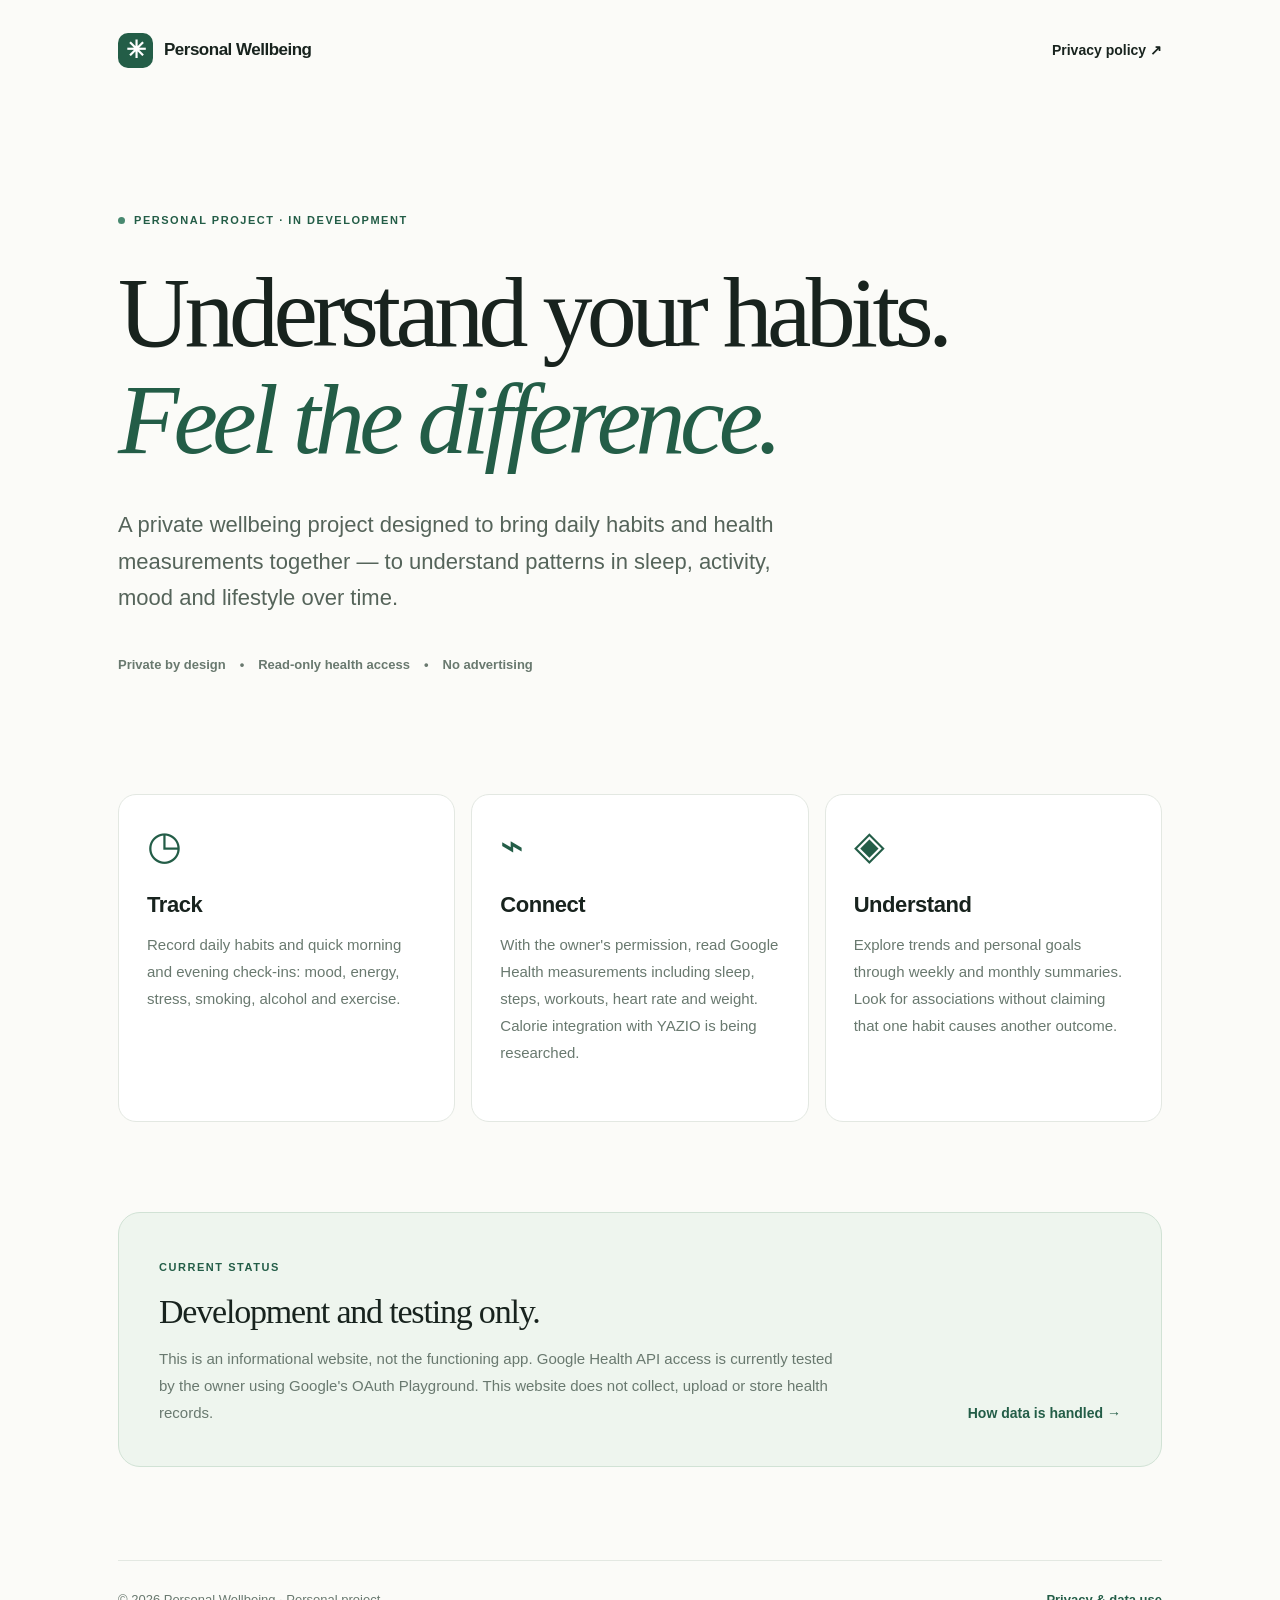
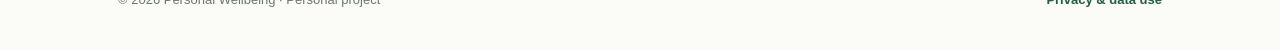
<file: index.html>
<!doctype html>
<html lang="en">
<head>
<meta charset="utf-8"><meta name="viewport" content="width=device-width, initial-scale=1">
<meta name="description" content="Personal Wellbeing is a private personal-use health and habit tracking project in development.">
<title>Personal Wellbeing — Your habits, better understood</title><link rel="stylesheet" href="/styles.css">
</head>
<body><div class="shell">
<header class="header"><a class="brand" href="/"><span class="brandmark">✳</span>Personal Wellbeing</a><nav><a class="navlink" href="/privacy.html">Privacy policy ↗</a></nav></header>
<main>
<section class="hero"><div class="eyebrow"><span class="dot"></span> PERSONAL PROJECT · IN DEVELOPMENT</div>
<h1>Understand your habits.<br><em>Feel the difference.</em></h1>
<p class="intro">A private wellbeing project designed to bring daily habits and health measurements together — to understand patterns in sleep, activity, mood and lifestyle over time.</p>
<div class="meta"><span>Private by design</span><span>•</span><span>Read-only health access</span><span>•</span><span>No advertising</span></div>
</section>
<section class="features" aria-label="Planned features">
<article class="feature"><div class="glyph">◷</div><h2>Track</h2><p>Record daily habits and quick morning and evening check-ins: mood, energy, stress, smoking, alcohol and exercise.</p></article>
<article class="feature"><div class="glyph">⌁</div><h2>Connect</h2><p>With the owner's permission, read Google Health measurements including sleep, steps, workouts, heart rate and weight. Calorie integration with YAZIO is being researched.</p></article>
<article class="feature"><div class="glyph">◈</div><h2>Understand</h2><p>Explore trends and personal goals through weekly and monthly summaries. Look for associations without claiming that one habit causes another outcome.</p></article>
</section>
<section class="notice"><div><span class="eyebrow">CURRENT STATUS</span><h2>Development and testing only.</h2><p>This is an informational website, not the functioning app. Google Health API access is currently tested by the owner using Google's OAuth Playground. This website does not collect, upload or store health records.</p></div><a href="/privacy.html">How data is handled →</a></section>
</main>
<footer><span>© 2026 Personal Wellbeing · Personal project</span><a href="/privacy.html">Privacy &amp; data use</a></footer>
</div></body></html>
</file>
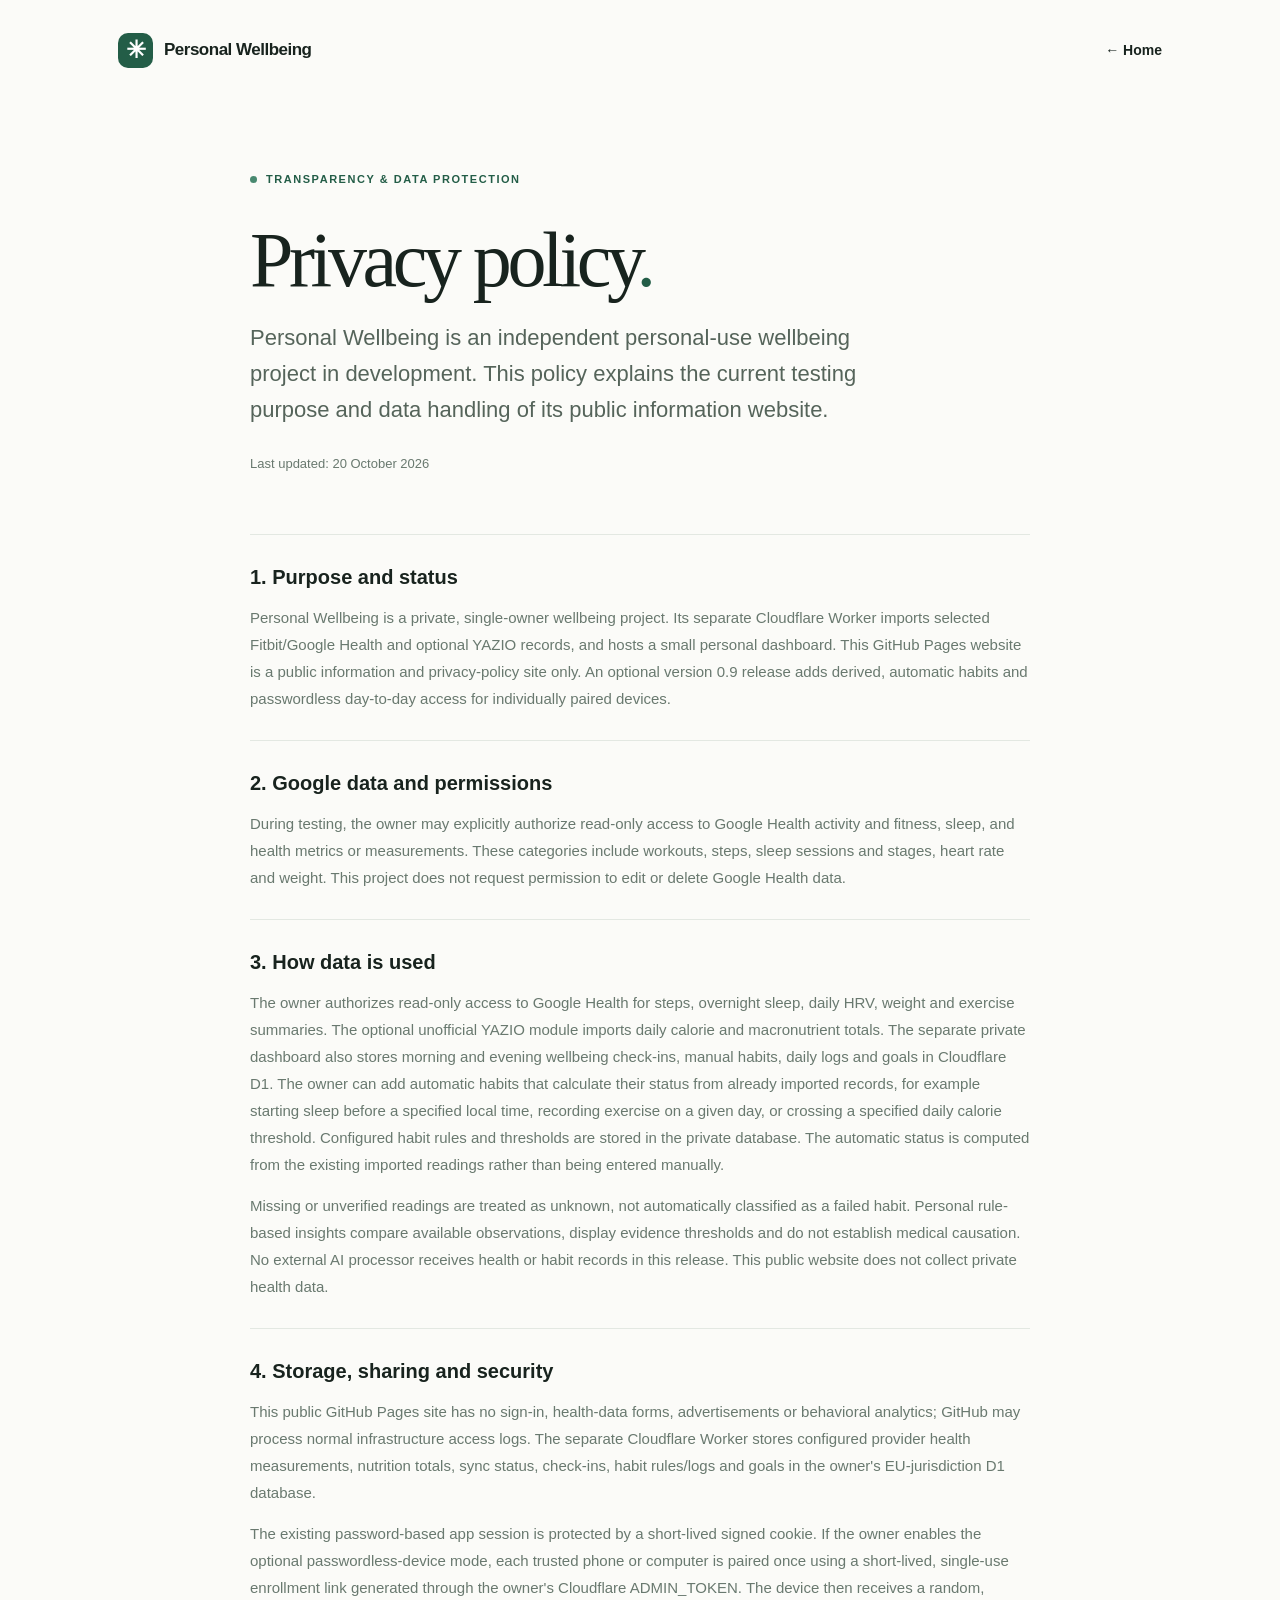
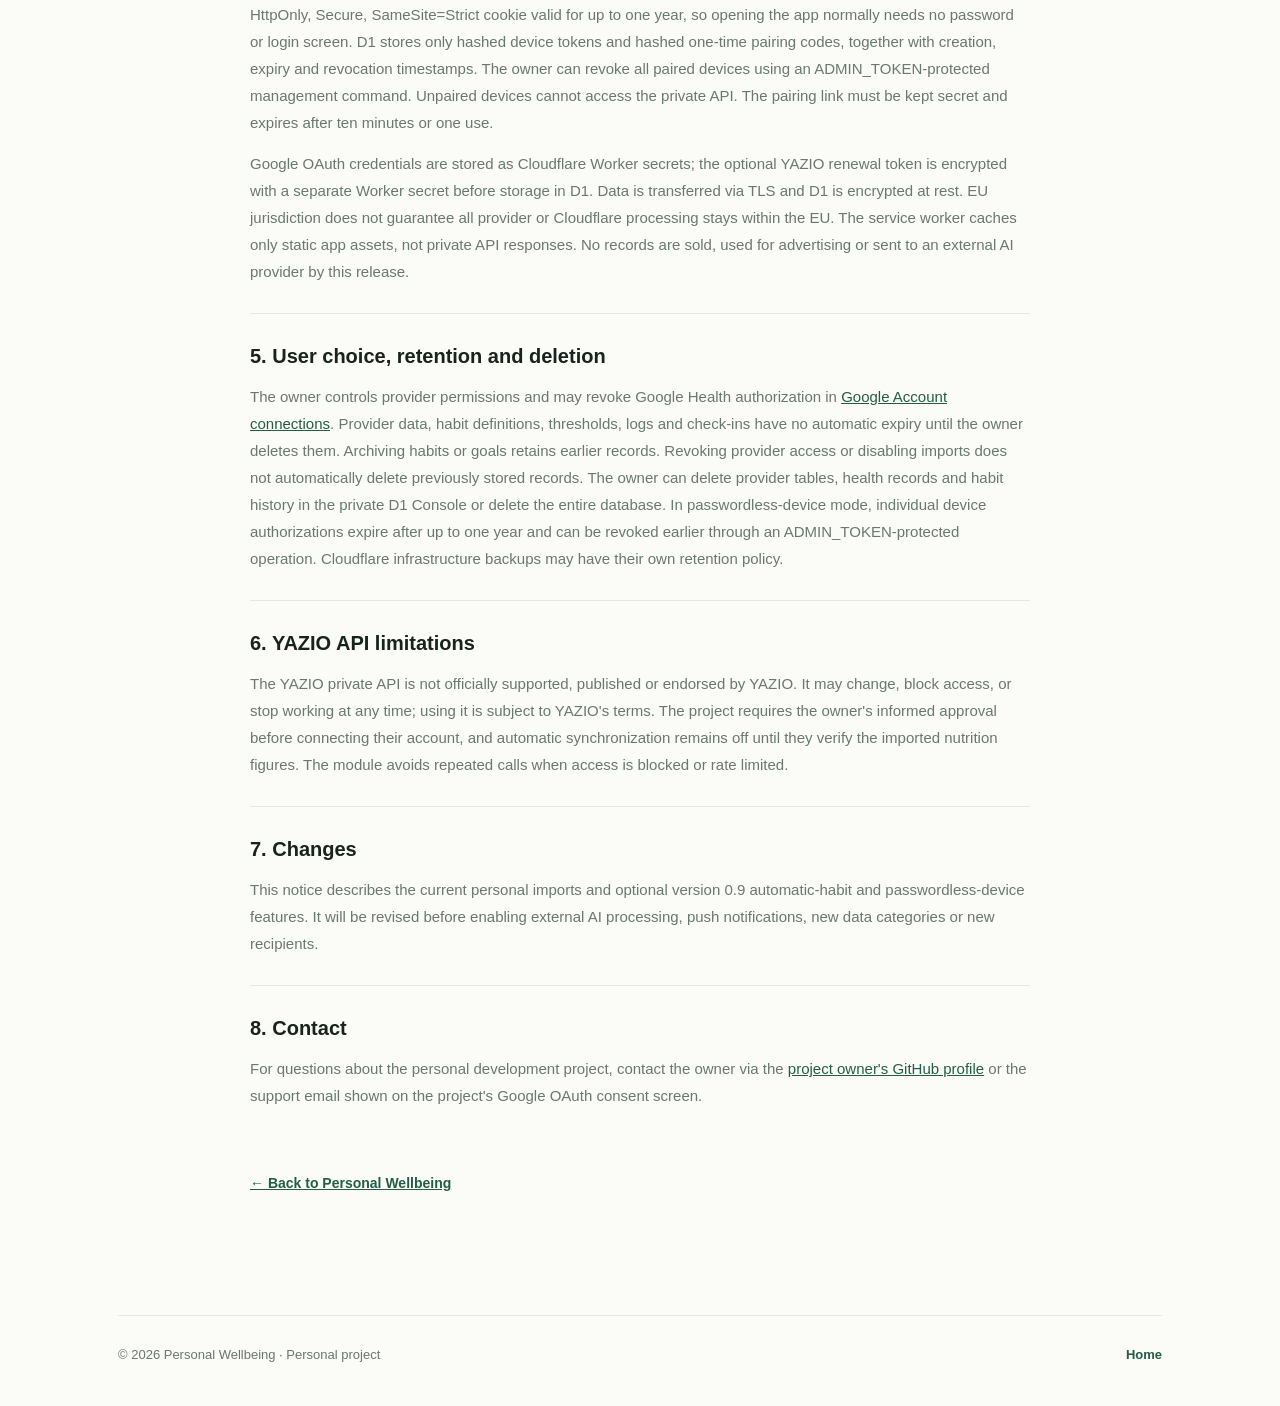
<file: privacy.html>
<!doctype html>
<html lang="en">
<head><meta charset="utf-8"><meta name="viewport" content="width=device-width, initial-scale=1">
<meta name="description" content="Privacy policy for Personal Wellbeing, a personal development and Google Health integration test project.">
<title>Privacy Policy — Personal Wellbeing</title><link rel="stylesheet" href="/styles.css"></head>
<body><div class="shell">
<header class="header"><a class="brand" href="/"><span class="brandmark">✳</span>Personal Wellbeing</a><nav><a class="navlink" href="/">← Home</a></nav></header>
<main class="policy">
<div class="eyebrow"><span class="dot"></span> TRANSPARENCY &amp; DATA PROTECTION</div>
<h1>Privacy policy<span class="period">.</span></h1>
<p class="intro">Personal Wellbeing is an independent personal-use wellbeing project in development. This policy explains the current testing purpose and data handling of its public information website.</p>
<p class="updated">Last updated: 20 October 2026</p>
<section><h2>1. Purpose and status</h2><p>Personal Wellbeing is a private, single-owner wellbeing project. Its separate Cloudflare Worker imports selected Fitbit/Google Health and optional YAZIO records, and hosts a small personal dashboard. This GitHub Pages website is a public information and privacy-policy site only. An optional version 0.9 release adds derived, automatic habits and passwordless day-to-day access for individually paired devices.</p></section>
<section><h2>2. Google data and permissions</h2><p>During testing, the owner may explicitly authorize read-only access to Google Health activity and fitness, sleep, and health metrics or measurements. These categories include workouts, steps, sleep sessions and stages, heart rate and weight. This project does not request permission to edit or delete Google Health data.</p></section>
<section><h2>3. How data is used</h2><p>The owner authorizes read-only access to Google Health for steps, overnight sleep, daily HRV, weight and exercise summaries. The optional unofficial YAZIO module imports daily calorie and macronutrient totals. The separate private dashboard also stores morning and evening wellbeing check-ins, manual habits, daily logs and goals in Cloudflare D1. The owner can add automatic habits that calculate their status from already imported records, for example starting sleep before a specified local time, recording exercise on a given day, or crossing a specified daily calorie threshold. Configured habit rules and thresholds are stored in the private database. The automatic status is computed from the existing imported readings rather than being entered manually.</p><p>Missing or unverified readings are treated as unknown, not automatically classified as a failed habit. Personal rule-based insights compare available observations, display evidence thresholds and do not establish medical causation. No external AI processor receives health or habit records in this release. This public website does not collect private health data.</p></section>
<section><h2>4. Storage, sharing and security</h2><p>This public GitHub Pages site has no sign-in, health-data forms, advertisements or behavioral analytics; GitHub may process normal infrastructure access logs. The separate Cloudflare Worker stores configured provider health measurements, nutrition totals, sync status, check-ins, habit rules/logs and goals in the owner's EU-jurisdiction D1 database.</p><p>The existing password-based app session is protected by a short-lived signed cookie. If the owner enables the optional passwordless-device mode, each trusted phone or computer is paired once using a short-lived, single-use enrollment link generated through the owner's Cloudflare ADMIN_TOKEN. The device then receives a random, HttpOnly, Secure, SameSite=Strict cookie valid for up to one year, so opening the app normally needs no password or login screen. D1 stores only hashed device tokens and hashed one-time pairing codes, together with creation, expiry and revocation timestamps. The owner can revoke all paired devices using an ADMIN_TOKEN-protected management command. Unpaired devices cannot access the private API. The pairing link must be kept secret and expires after ten minutes or one use.</p><p>Google OAuth credentials are stored as Cloudflare Worker secrets; the optional YAZIO renewal token is encrypted with a separate Worker secret before storage in D1. Data is transferred via TLS and D1 is encrypted at rest. EU jurisdiction does not guarantee all provider or Cloudflare processing stays within the EU. The service worker caches only static app assets, not private API responses. No records are sold, used for advertising or sent to an external AI provider by this release.</p></section>
<section><h2>5. User choice, retention and deletion</h2><p>The owner controls provider permissions and may revoke Google Health authorization in <a href="https://myaccount.google.com/connections" rel="noopener noreferrer">Google Account connections</a>. Provider data, habit definitions, thresholds, logs and check-ins have no automatic expiry until the owner deletes them. Archiving habits or goals retains earlier records. Revoking provider access or disabling imports does not automatically delete previously stored records. The owner can delete provider tables, health records and habit history in the private D1 Console or delete the entire database. In passwordless-device mode, individual device authorizations expire after up to one year and can be revoked earlier through an ADMIN_TOKEN-protected operation. Cloudflare infrastructure backups may have their own retention policy.</p></section>
<section><h2>6. YAZIO API limitations</h2><p>The YAZIO private API is not officially supported, published or endorsed by YAZIO. It may change, block access, or stop working at any time; using it is subject to YAZIO's terms. The project requires the owner's informed approval before connecting their account, and automatic synchronization remains off until they verify the imported nutrition figures. The module avoids repeated calls when access is blocked or rate limited.</p></section>
<section><h2>7. Changes</h2><p>This notice describes the current personal imports and optional version 0.9 automatic-habit and passwordless-device features. It will be revised before enabling external AI processing, push notifications, new data categories or new recipients.</p></section>
<section><h2>8. Contact</h2><p>For questions about the personal development project, contact the owner via the <a href="https://github.com/natanleenaerts-code">project owner's GitHub profile</a> or the support email shown on the project's Google OAuth consent screen.</p></section>
<p class="back"><a href="/">← Back to Personal Wellbeing</a></p>
</main>
<footer><span>© 2026 Personal Wellbeing · Personal project</span><a href="/">Home</a></footer>
</div></body></html>
</file>
<file: styles.css>
:root{--ink:#18231e;--muted:#69796f;--surface:#fbfbf8;--line:#e3e8e2;--green:#235d47;--white:#fff}*{box-sizing:border-box}html{scroll-behavior:smooth}body{margin:0;background:var(--surface);color:var(--ink);font:16px/1.65 -apple-system,BlinkMacSystemFont,"Segoe UI",Arial,sans-serif;-webkit-font-smoothing:antialiased}a{color:var(--green)}a:focus-visible{outline:3px solid #719f89;outline-offset:4px}.shell{max-width:1100px;padding:0 28px;margin:auto}.header{min-height:100px;display:flex;align-items:center;justify-content:space-between;gap:24px}.brand{display:inline-flex;align-items:center;gap:11px;font-weight:750;font-size:17px;letter-spacing:-.5px;color:var(--ink);text-decoration:none}.brandmark{display:grid;place-items:center;width:35px;height:35px;background:var(--green);border-radius:10px;color:white;font-size:24px;line-height:1}.navlink{font-weight:650;text-decoration:none;color:var(--ink);font-size:14px}.navlink:hover,footer a:hover{text-decoration:underline}.hero{padding:106px 0 118px}.eyebrow{display:inline-flex;gap:9px;align-items:center;color:var(--green);letter-spacing:.14em;font-size:11px;font-weight:750}.dot{display:inline-block;background:#488970;width:7px;height:7px;border-radius:50%}h1,h2,p{margin-top:0}.hero h1,.policy h1{font:400 clamp(55px,8vw,100px)/1.07 Georgia,"Times New Roman",serif;letter-spacing:-.056em;margin:27px 0 34px}.hero h1 em,.period{color:var(--green);font-weight:400}.intro{color:#55645a;max-width:660px;font-size:clamp(18px,2.3vw,22px);line-height:1.65}.meta{margin-top:38px;display:flex;flex-wrap:wrap;align-items:center;gap:14px;color:var(--muted);font-size:13px;font-weight:600}.features{display:grid;grid-template-columns:repeat(3,1fr);gap:16px;margin-bottom:90px}.feature{border:1px solid var(--line);background:#fff;border-radius:18px;padding:31px 28px 40px;min-height:292px}.glyph{font:40px/1 Georgia,serif;color:var(--green)}.feature h2{font-size:22px;letter-spacing:-.02em;line-height:1.3;margin:25px 0 12px}.feature p,.notice p,.policy section p{font-size:15px;line-height:1.8;color:var(--muted)}.notice{display:flex;align-items:end;justify-content:space-between;gap:24px;padding:40px;border-radius:22px;border:1px solid #d1e2d5;background:#eef5ee;margin-bottom:93px}.notice>div{max-width:680px}.notice h2{font:400 34px/1.2 Georgia,serif;letter-spacing:-.035em;margin:12px 0}.notice p{margin:0}.notice>a{font-size:14px;font-weight:750;white-space:nowrap;text-decoration:none}.notice>a:hover{text-decoration:underline}footer{border-top:1px solid var(--line);padding:28px 0 40px;display:flex;justify-content:space-between;gap:14px;color:var(--muted);font-size:13px}footer a{font-weight:700;text-decoration:none}.policy{max-width:780px;margin:65px auto 120px}.policy h1{font-size:clamp(55px,7vw,78px);margin-bottom:18px}.policy .updated{font-size:13px;color:var(--muted);margin:24px 0 60px}.policy section{border-top:1px solid var(--line);padding:26px 0 14px}.policy section h2{font-size:20px;margin-bottom:10px}.policy section p{margin:0 0 14px}.back{padding-top:35px;font-weight:700;font-size:14px}@media(max-width:720px){.shell{padding:0 20px}.header{min-height:78px}.brand{font-size:15px}.hero{padding:75px 0 84px}.hero h1{font-size:clamp(46px,11vw,74px)}.features{grid-template-columns:1fr;margin-bottom:54px}.feature{min-height:auto}.notice{padding:28px;display:block;margin-bottom:60px}.notice>a{display:inline-block;margin-top:24px}.policy{margin:48px auto 80px}footer{flex-wrap:wrap}}@media(prefers-reduced-motion:reduce){html{scroll-behavior:auto}}
</file>
